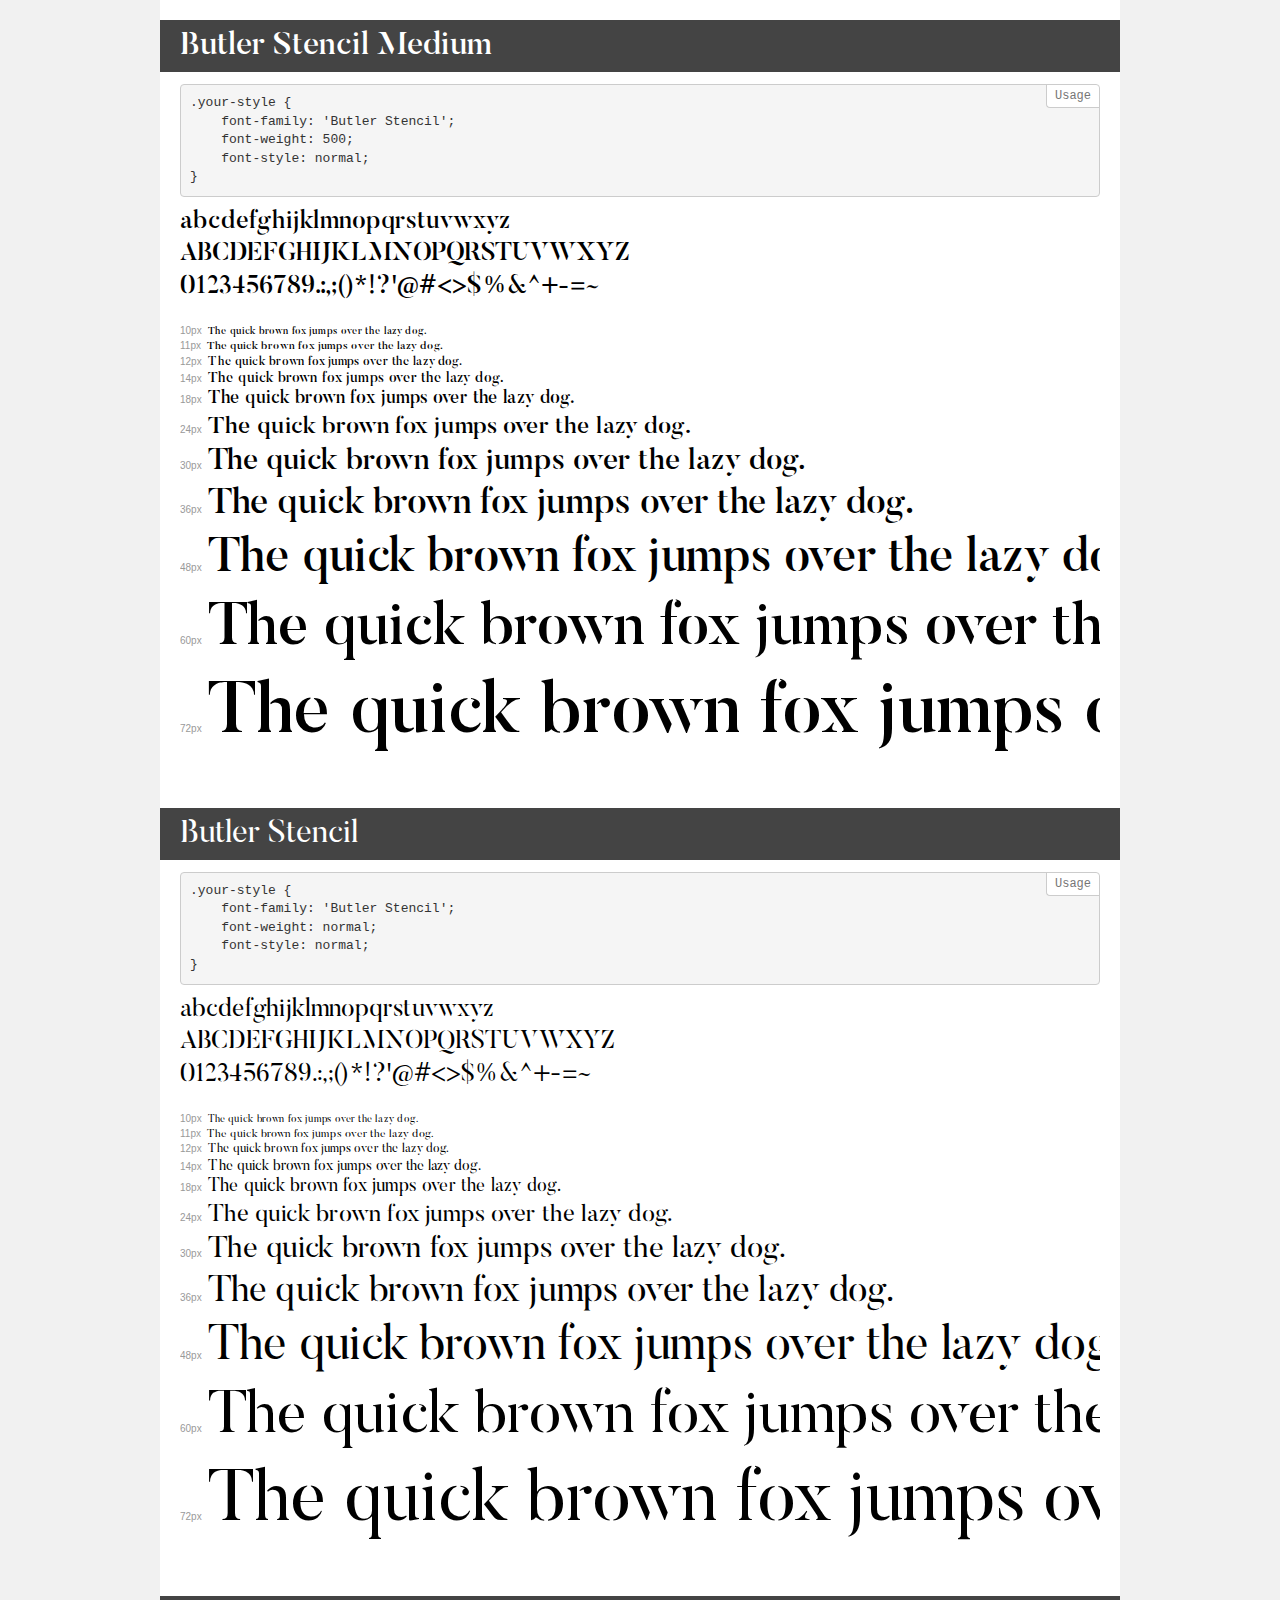
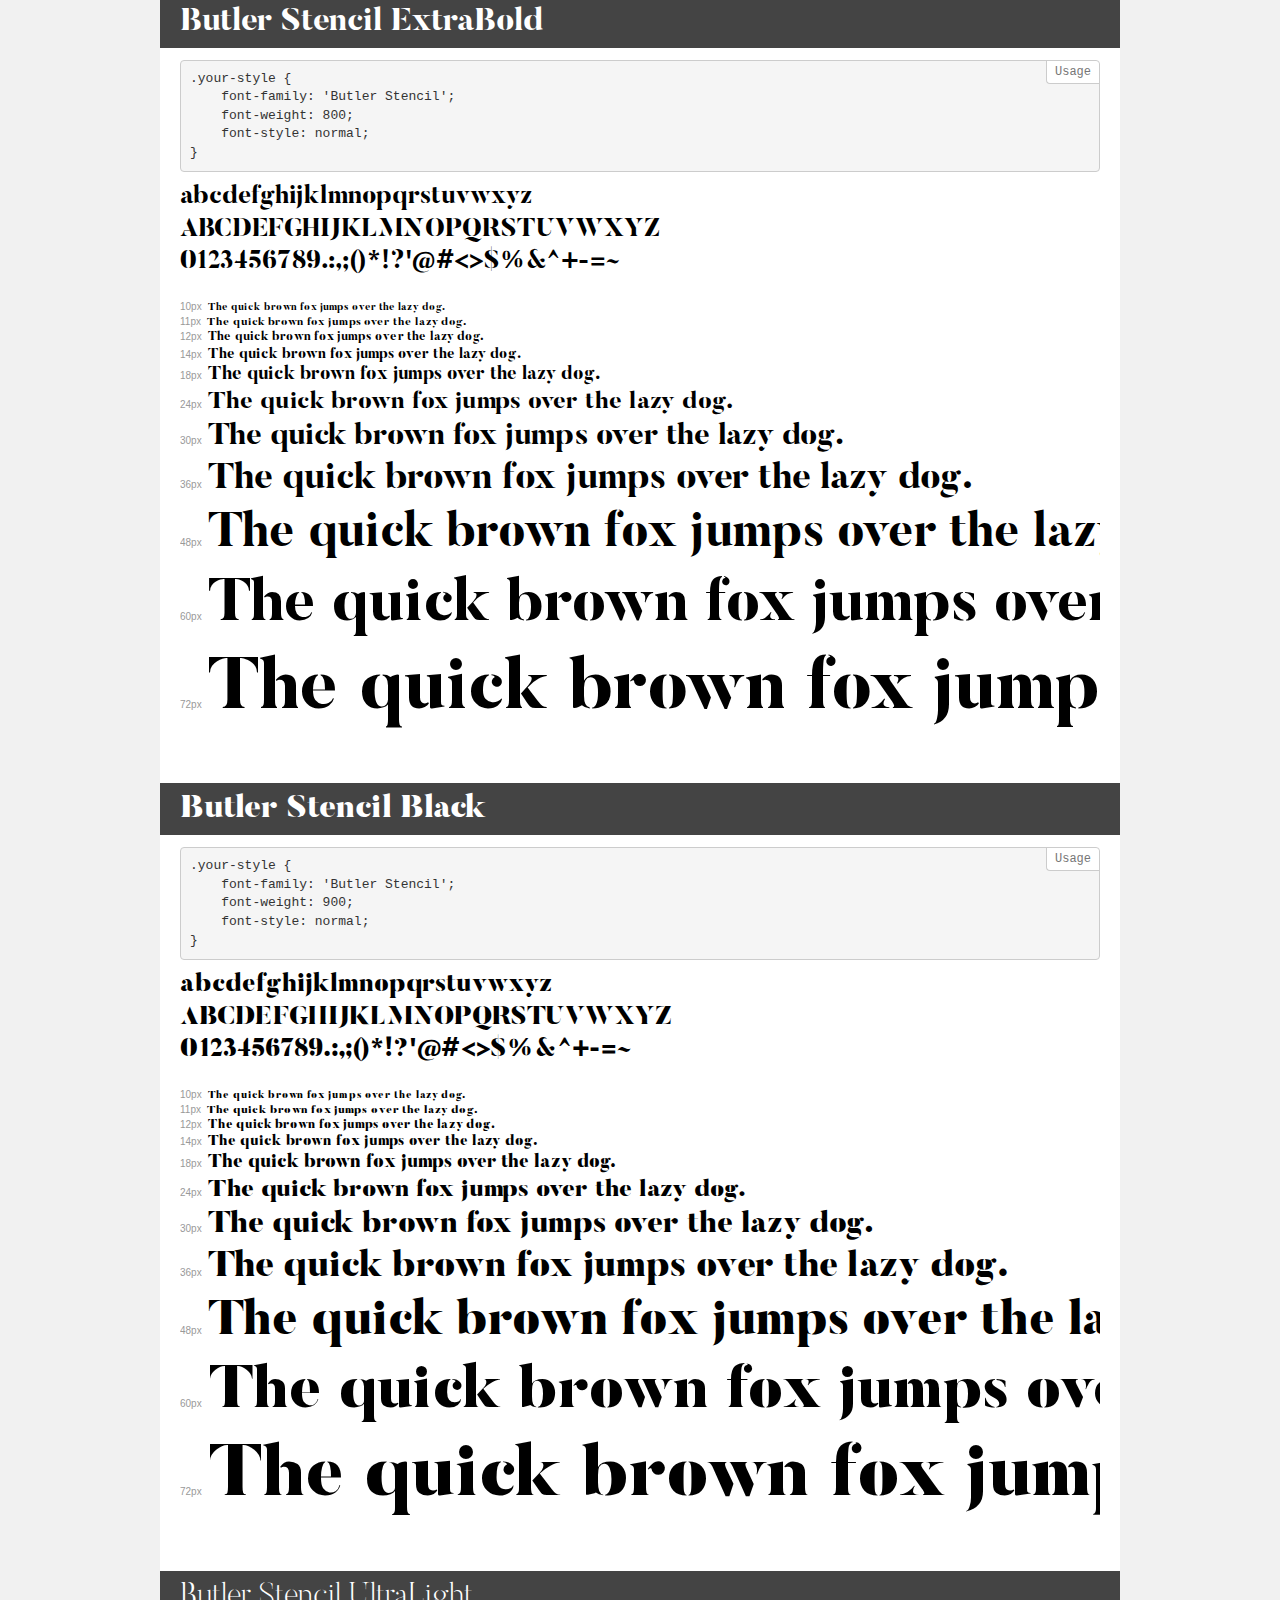
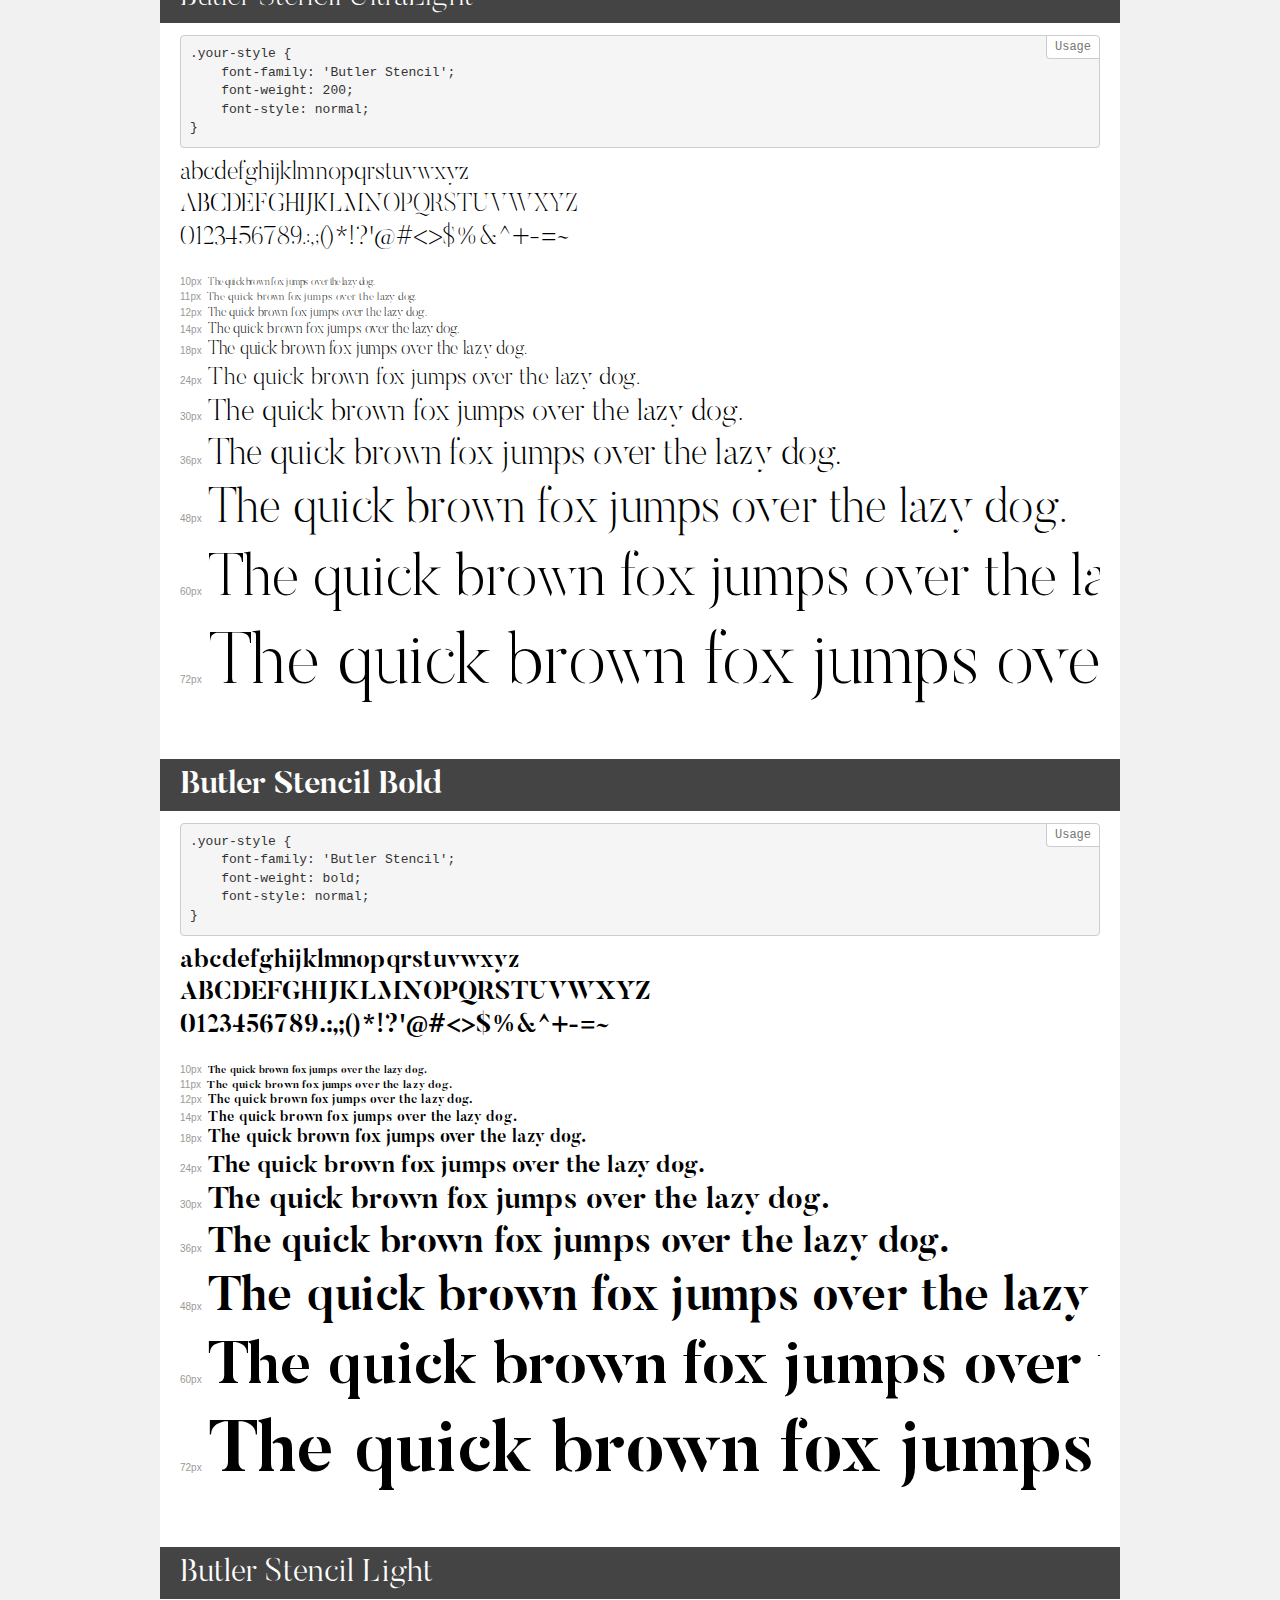
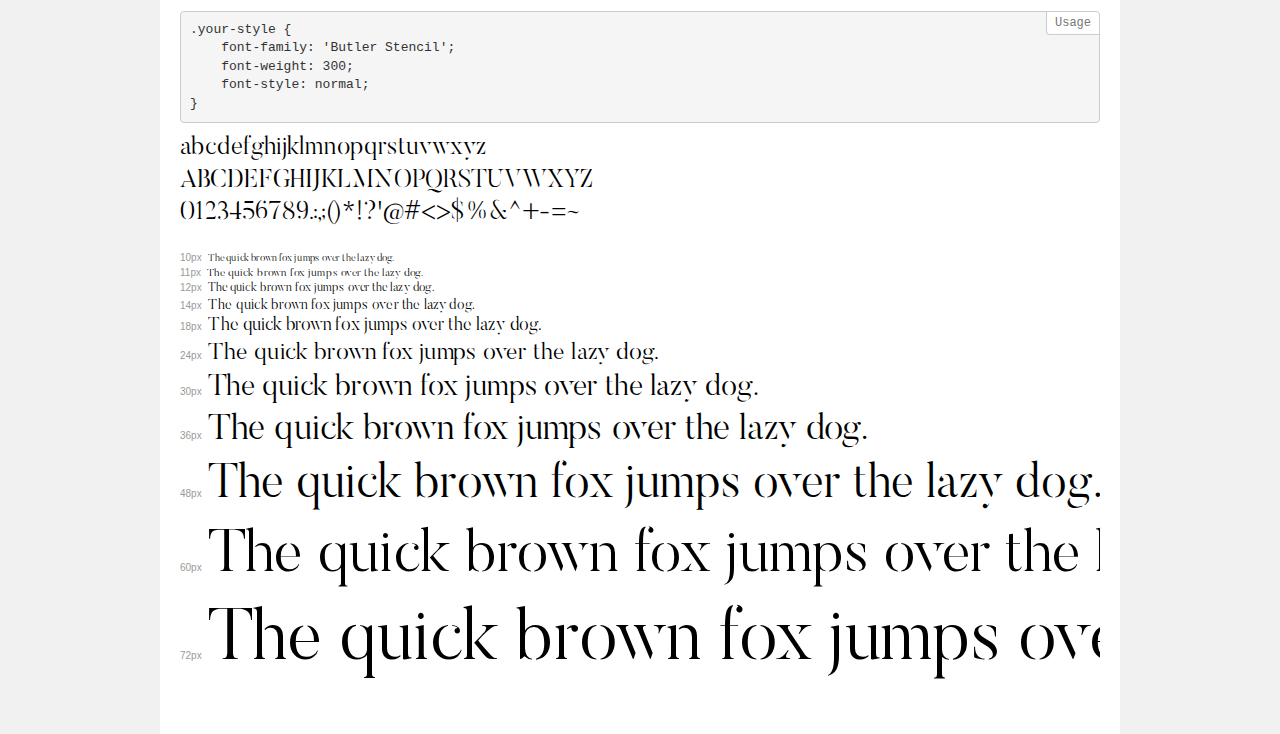
<file: fonts/Butler_Stencil_Webfont/demo.html>
<!DOCTYPE html>
<html>
<head>
    <meta charset="utf-8">
    <meta http-equiv="X-UA-Compatible" content="IE=edge">
    <meta name="viewport" content="width=device-width, initial-scale=1">
    <meta name="robots" content="noindex, noarchive">
    <meta name="format-detection" content="telephone=no">
    <title>Transfonter demo</title>
    <link href="stylesheet.css" rel="stylesheet">
    <style>
        /*
        http://meyerweb.com/eric/tools/css/reset/
        v2.0 | 20110126
        License: none (public domain)
        */
        html, body, div, span, applet, object, iframe,
        h1, h2, h3, h4, h5, h6, p, blockquote, pre,
        a, abbr, acronym, address, big, cite, code,
        del, dfn, em, img, ins, kbd, q, s, samp,
        small, strike, strong, sub, sup, tt, var,
        b, u, i, center,
        dl, dt, dd, ol, ul, li,
        fieldset, form, label, legend,
        table, caption, tbody, tfoot, thead, tr, th, td,
        article, aside, canvas, details, embed,
        figure, figcaption, footer, header, hgroup,
        menu, nav, output, ruby, section, summary,
        time, mark, audio, video {
            margin: 0;
            padding: 0;
            border: 0;
            font-size: 100%;
            font: inherit;
            vertical-align: baseline;
        }
        /* HTML5 display-role reset for older browsers */
        article, aside, details, figcaption, figure,
        footer, header, hgroup, menu, nav, section {
            display: block;
        }
        body {
            line-height: 1;
        }
        ol, ul {
            list-style: none;
        }
        blockquote, q {
            quotes: none;
        }
        blockquote:before, blockquote:after,
        q:before, q:after {
            content: '';
            content: none;
        }
        table {
            border-collapse: collapse;
            border-spacing: 0;
        }
        /* common styles */
        body {
            background: #f1f1f1;
            color: #000;
        }
        .page {
            background: #fff;
            width: 920px;
            margin: 0 auto;
            padding: 20px 20px 0 20px;
            overflow: hidden;
        }
        .font-container {
            overflow-x: auto;
            overflow-y: hidden;
            margin-bottom: 40px;
            line-height: 1.3;
            white-space: nowrap;
            padding-bottom: 5px;
        }
        h1 {
            position: relative;
            background: #444;
            font-size: 32px;
            color: #fff;
            padding: 10px 20px;
            margin: 0 -20px 12px -20px;
        }
        .letters {
            font-size: 25px;
            margin-bottom: 20px;
        }
        .s10:before {
            content: '10px';
        }
        .s11:before {
            content: '11px';
        }
        .s12:before {
            content: '12px';
        }
        .s14:before {
            content: '14px';
        }
        .s18:before {
            content: '18px';
        }
        .s24:before {
            content: '24px';
        }
        .s30:before {
            content: '30px';
        }
        .s36:before {
            content: '36px';
        }
        .s48:before {
            content: '48px';
        }
        .s60:before {
            content: '60px';
        }
        .s72:before {
            content: '72px';
        }
        .s10:before, .s11:before, .s12:before, .s14:before,
        .s18:before, .s24:before, .s30:before, .s36:before,
        .s48:before, .s60:before, .s72:before {
            font-family: Arial, sans-serif;
            font-size: 10px;
            font-weight: normal;
            font-style: normal;
            color: #999;
            padding-right: 6px;
        }
        pre {
            display: block;
            position: relative;
            padding: 9px;
            margin: 0 0 10px;
            font-family: Monaco, Menlo, Consolas, "Courier New", monospace !important;
            font-size: 13px;
            line-height: 1.428571429;
            color: #333;
            font-weight: normal !important;
            font-style: normal !important;
            background-color: #f5f5f5;
            border: 1px solid #ccc;
            overflow-x: auto;
            border-radius: 4px;
        }
        pre:after {
            display: block;
            position: absolute;
            right: 0;
            top: 0;
            content: 'Usage';
            line-height: 1;
            padding: 5px 8px;
            font-size: 12px;
            color: #767676;
            background-color: #fff;
            border: 1px solid #ccc;
            border-right: none;
            border-top: none;
            border-radius: 0 4px 0 4px;
            z-index: 10;
        }
        /* responsive */
        @media (max-width: 959px) {
            .page {
                width: auto;
                margin: 0;
            }
        }
    </style>
</head>
<body>
<div class="page">
    <div class="demo" style="font-family: 'Butler Stencil'; font-weight: 500; font-style: normal;">
        <h1>Butler Stencil Medium</h1>
        <pre>.your-style {
    font-family: 'Butler Stencil';
    font-weight: 500;
    font-style: normal;
}</pre>
        <div class="font-container">
            <p class="letters">
                abcdefghijklmnopqrstuvwxyz<br>
ABCDEFGHIJKLMNOPQRSTUVWXYZ<br>
                0123456789.:,;()*!?'@#<>$%&^+-=~
            </p>
            <p class="s10" style="font-size: 10px;">The quick brown fox jumps over the lazy dog.</p>
            <p class="s11" style="font-size: 11px;">The quick brown fox jumps over the lazy dog.</p>
            <p class="s12" style="font-size: 12px;">The quick brown fox jumps over the lazy dog.</p>
            <p class="s14" style="font-size: 14px;">The quick brown fox jumps over the lazy dog.</p>
            <p class="s18" style="font-size: 18px;">The quick brown fox jumps over the lazy dog.</p>
            <p class="s24" style="font-size: 24px;">The quick brown fox jumps over the lazy dog.</p>
            <p class="s30" style="font-size: 30px;">The quick brown fox jumps over the lazy dog.</p>
            <p class="s36" style="font-size: 36px;">The quick brown fox jumps over the lazy dog.</p>
            <p class="s48" style="font-size: 48px;">The quick brown fox jumps over the lazy dog.</p>
            <p class="s60" style="font-size: 60px;">The quick brown fox jumps over the lazy dog.</p>
            <p class="s72" style="font-size: 72px;">The quick brown fox jumps over the lazy dog.</p>
        </div>
    </div>
    <div class="demo" style="font-family: 'Butler Stencil'; font-weight: normal; font-style: normal;">
        <h1>Butler Stencil</h1>
        <pre>.your-style {
    font-family: 'Butler Stencil';
    font-weight: normal;
    font-style: normal;
}</pre>
        <div class="font-container">
            <p class="letters">
                abcdefghijklmnopqrstuvwxyz<br>
ABCDEFGHIJKLMNOPQRSTUVWXYZ<br>
                0123456789.:,;()*!?'@#<>$%&^+-=~
            </p>
            <p class="s10" style="font-size: 10px;">The quick brown fox jumps over the lazy dog.</p>
            <p class="s11" style="font-size: 11px;">The quick brown fox jumps over the lazy dog.</p>
            <p class="s12" style="font-size: 12px;">The quick brown fox jumps over the lazy dog.</p>
            <p class="s14" style="font-size: 14px;">The quick brown fox jumps over the lazy dog.</p>
            <p class="s18" style="font-size: 18px;">The quick brown fox jumps over the lazy dog.</p>
            <p class="s24" style="font-size: 24px;">The quick brown fox jumps over the lazy dog.</p>
            <p class="s30" style="font-size: 30px;">The quick brown fox jumps over the lazy dog.</p>
            <p class="s36" style="font-size: 36px;">The quick brown fox jumps over the lazy dog.</p>
            <p class="s48" style="font-size: 48px;">The quick brown fox jumps over the lazy dog.</p>
            <p class="s60" style="font-size: 60px;">The quick brown fox jumps over the lazy dog.</p>
            <p class="s72" style="font-size: 72px;">The quick brown fox jumps over the lazy dog.</p>
        </div>
    </div>
    <div class="demo" style="font-family: 'Butler Stencil'; font-weight: 800; font-style: normal;">
        <h1>Butler Stencil ExtraBold</h1>
        <pre>.your-style {
    font-family: 'Butler Stencil';
    font-weight: 800;
    font-style: normal;
}</pre>
        <div class="font-container">
            <p class="letters">
                abcdefghijklmnopqrstuvwxyz<br>
ABCDEFGHIJKLMNOPQRSTUVWXYZ<br>
                0123456789.:,;()*!?'@#<>$%&^+-=~
            </p>
            <p class="s10" style="font-size: 10px;">The quick brown fox jumps over the lazy dog.</p>
            <p class="s11" style="font-size: 11px;">The quick brown fox jumps over the lazy dog.</p>
            <p class="s12" style="font-size: 12px;">The quick brown fox jumps over the lazy dog.</p>
            <p class="s14" style="font-size: 14px;">The quick brown fox jumps over the lazy dog.</p>
            <p class="s18" style="font-size: 18px;">The quick brown fox jumps over the lazy dog.</p>
            <p class="s24" style="font-size: 24px;">The quick brown fox jumps over the lazy dog.</p>
            <p class="s30" style="font-size: 30px;">The quick brown fox jumps over the lazy dog.</p>
            <p class="s36" style="font-size: 36px;">The quick brown fox jumps over the lazy dog.</p>
            <p class="s48" style="font-size: 48px;">The quick brown fox jumps over the lazy dog.</p>
            <p class="s60" style="font-size: 60px;">The quick brown fox jumps over the lazy dog.</p>
            <p class="s72" style="font-size: 72px;">The quick brown fox jumps over the lazy dog.</p>
        </div>
    </div>
    <div class="demo" style="font-family: 'Butler Stencil'; font-weight: 900; font-style: normal;">
        <h1>Butler Stencil Black</h1>
        <pre>.your-style {
    font-family: 'Butler Stencil';
    font-weight: 900;
    font-style: normal;
}</pre>
        <div class="font-container">
            <p class="letters">
                abcdefghijklmnopqrstuvwxyz<br>
ABCDEFGHIJKLMNOPQRSTUVWXYZ<br>
                0123456789.:,;()*!?'@#<>$%&^+-=~
            </p>
            <p class="s10" style="font-size: 10px;">The quick brown fox jumps over the lazy dog.</p>
            <p class="s11" style="font-size: 11px;">The quick brown fox jumps over the lazy dog.</p>
            <p class="s12" style="font-size: 12px;">The quick brown fox jumps over the lazy dog.</p>
            <p class="s14" style="font-size: 14px;">The quick brown fox jumps over the lazy dog.</p>
            <p class="s18" style="font-size: 18px;">The quick brown fox jumps over the lazy dog.</p>
            <p class="s24" style="font-size: 24px;">The quick brown fox jumps over the lazy dog.</p>
            <p class="s30" style="font-size: 30px;">The quick brown fox jumps over the lazy dog.</p>
            <p class="s36" style="font-size: 36px;">The quick brown fox jumps over the lazy dog.</p>
            <p class="s48" style="font-size: 48px;">The quick brown fox jumps over the lazy dog.</p>
            <p class="s60" style="font-size: 60px;">The quick brown fox jumps over the lazy dog.</p>
            <p class="s72" style="font-size: 72px;">The quick brown fox jumps over the lazy dog.</p>
        </div>
    </div>
    <div class="demo" style="font-family: 'Butler Stencil'; font-weight: 200; font-style: normal;">
        <h1>Butler Stencil UltraLight</h1>
        <pre>.your-style {
    font-family: 'Butler Stencil';
    font-weight: 200;
    font-style: normal;
}</pre>
        <div class="font-container">
            <p class="letters">
                abcdefghijklmnopqrstuvwxyz<br>
ABCDEFGHIJKLMNOPQRSTUVWXYZ<br>
                0123456789.:,;()*!?'@#<>$%&^+-=~
            </p>
            <p class="s10" style="font-size: 10px;">The quick brown fox jumps over the lazy dog.</p>
            <p class="s11" style="font-size: 11px;">The quick brown fox jumps over the lazy dog.</p>
            <p class="s12" style="font-size: 12px;">The quick brown fox jumps over the lazy dog.</p>
            <p class="s14" style="font-size: 14px;">The quick brown fox jumps over the lazy dog.</p>
            <p class="s18" style="font-size: 18px;">The quick brown fox jumps over the lazy dog.</p>
            <p class="s24" style="font-size: 24px;">The quick brown fox jumps over the lazy dog.</p>
            <p class="s30" style="font-size: 30px;">The quick brown fox jumps over the lazy dog.</p>
            <p class="s36" style="font-size: 36px;">The quick brown fox jumps over the lazy dog.</p>
            <p class="s48" style="font-size: 48px;">The quick brown fox jumps over the lazy dog.</p>
            <p class="s60" style="font-size: 60px;">The quick brown fox jumps over the lazy dog.</p>
            <p class="s72" style="font-size: 72px;">The quick brown fox jumps over the lazy dog.</p>
        </div>
    </div>
    <div class="demo" style="font-family: 'Butler Stencil'; font-weight: bold; font-style: normal;">
        <h1>Butler Stencil Bold</h1>
        <pre>.your-style {
    font-family: 'Butler Stencil';
    font-weight: bold;
    font-style: normal;
}</pre>
        <div class="font-container">
            <p class="letters">
                abcdefghijklmnopqrstuvwxyz<br>
ABCDEFGHIJKLMNOPQRSTUVWXYZ<br>
                0123456789.:,;()*!?'@#<>$%&^+-=~
            </p>
            <p class="s10" style="font-size: 10px;">The quick brown fox jumps over the lazy dog.</p>
            <p class="s11" style="font-size: 11px;">The quick brown fox jumps over the lazy dog.</p>
            <p class="s12" style="font-size: 12px;">The quick brown fox jumps over the lazy dog.</p>
            <p class="s14" style="font-size: 14px;">The quick brown fox jumps over the lazy dog.</p>
            <p class="s18" style="font-size: 18px;">The quick brown fox jumps over the lazy dog.</p>
            <p class="s24" style="font-size: 24px;">The quick brown fox jumps over the lazy dog.</p>
            <p class="s30" style="font-size: 30px;">The quick brown fox jumps over the lazy dog.</p>
            <p class="s36" style="font-size: 36px;">The quick brown fox jumps over the lazy dog.</p>
            <p class="s48" style="font-size: 48px;">The quick brown fox jumps over the lazy dog.</p>
            <p class="s60" style="font-size: 60px;">The quick brown fox jumps over the lazy dog.</p>
            <p class="s72" style="font-size: 72px;">The quick brown fox jumps over the lazy dog.</p>
        </div>
    </div>
    <div class="demo" style="font-family: 'Butler Stencil'; font-weight: 300; font-style: normal;">
        <h1>Butler Stencil Light</h1>
        <pre>.your-style {
    font-family: 'Butler Stencil';
    font-weight: 300;
    font-style: normal;
}</pre>
        <div class="font-container">
            <p class="letters">
                abcdefghijklmnopqrstuvwxyz<br>
ABCDEFGHIJKLMNOPQRSTUVWXYZ<br>
                0123456789.:,;()*!?'@#<>$%&^+-=~
            </p>
            <p class="s10" style="font-size: 10px;">The quick brown fox jumps over the lazy dog.</p>
            <p class="s11" style="font-size: 11px;">The quick brown fox jumps over the lazy dog.</p>
            <p class="s12" style="font-size: 12px;">The quick brown fox jumps over the lazy dog.</p>
            <p class="s14" style="font-size: 14px;">The quick brown fox jumps over the lazy dog.</p>
            <p class="s18" style="font-size: 18px;">The quick brown fox jumps over the lazy dog.</p>
            <p class="s24" style="font-size: 24px;">The quick brown fox jumps over the lazy dog.</p>
            <p class="s30" style="font-size: 30px;">The quick brown fox jumps over the lazy dog.</p>
            <p class="s36" style="font-size: 36px;">The quick brown fox jumps over the lazy dog.</p>
            <p class="s48" style="font-size: 48px;">The quick brown fox jumps over the lazy dog.</p>
            <p class="s60" style="font-size: 60px;">The quick brown fox jumps over the lazy dog.</p>
            <p class="s72" style="font-size: 72px;">The quick brown fox jumps over the lazy dog.</p>
        </div>
    </div>
</div>
</body>
</html>
</file>
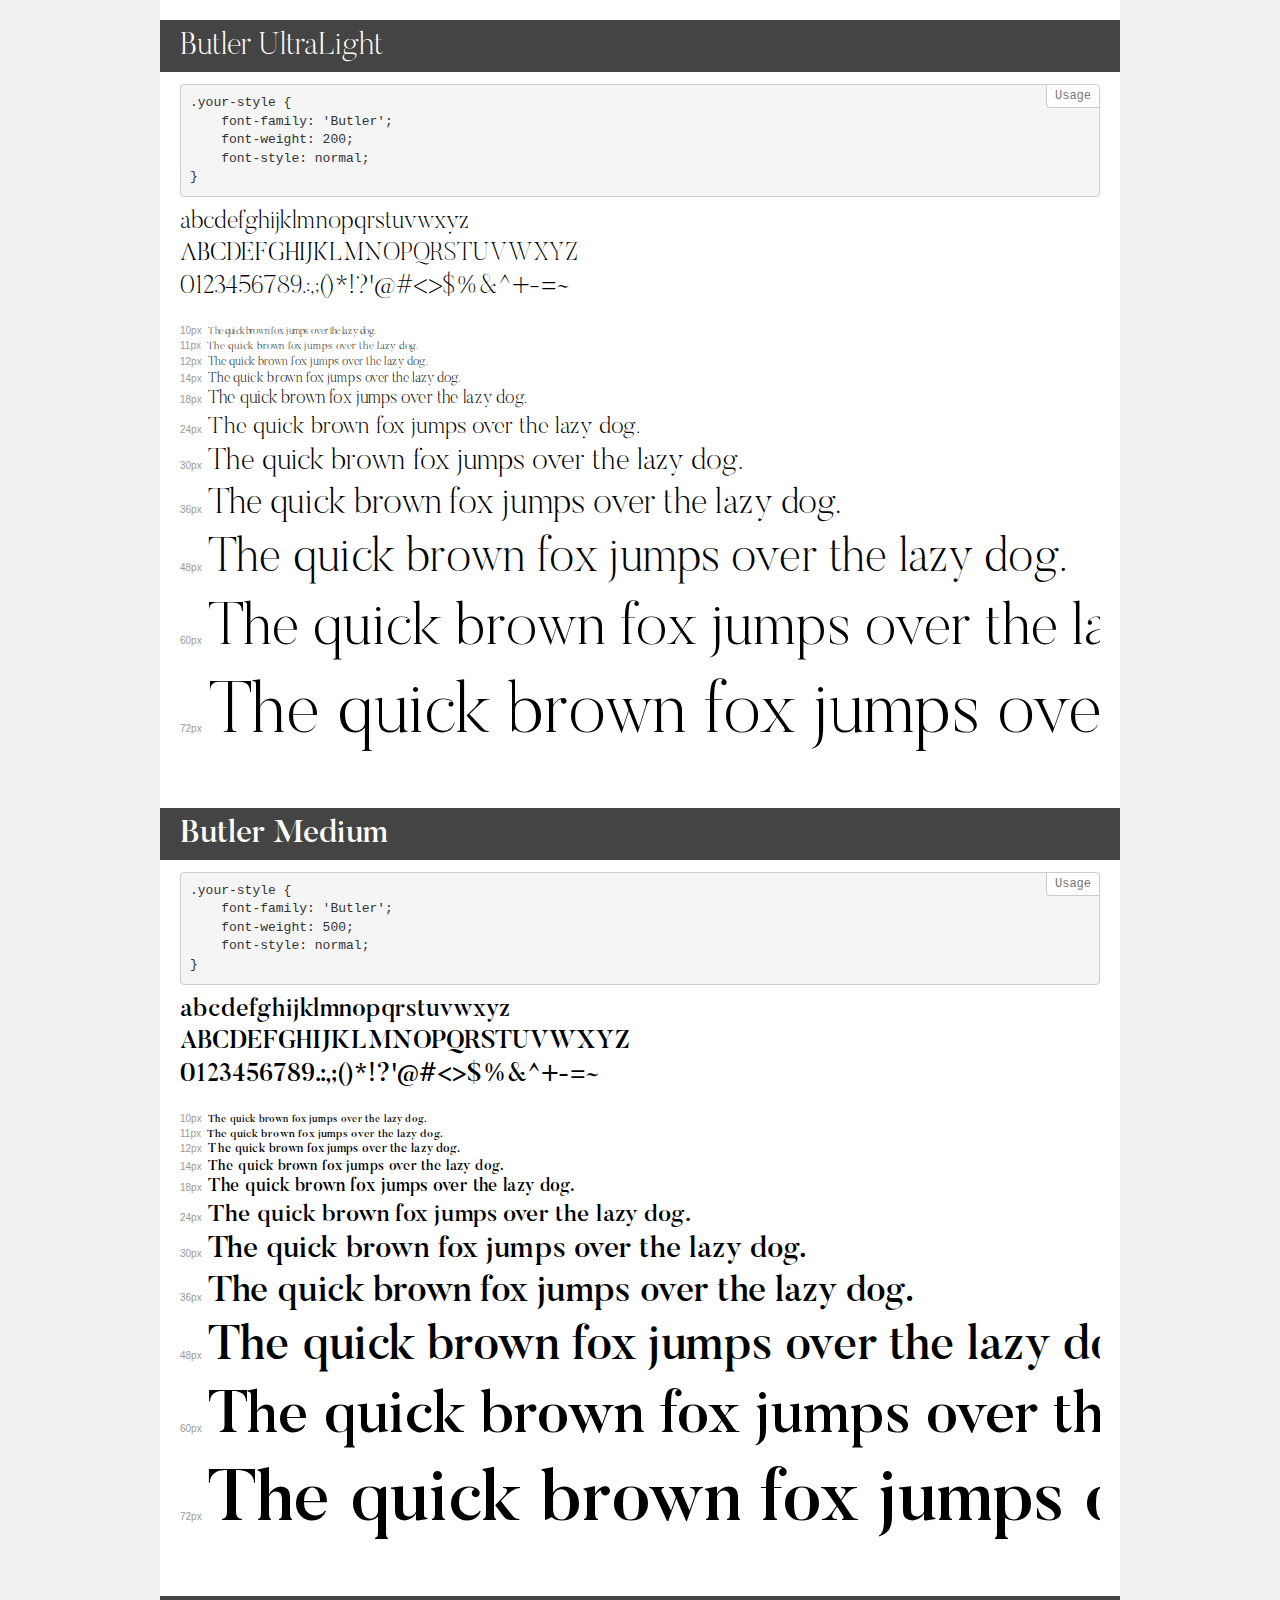
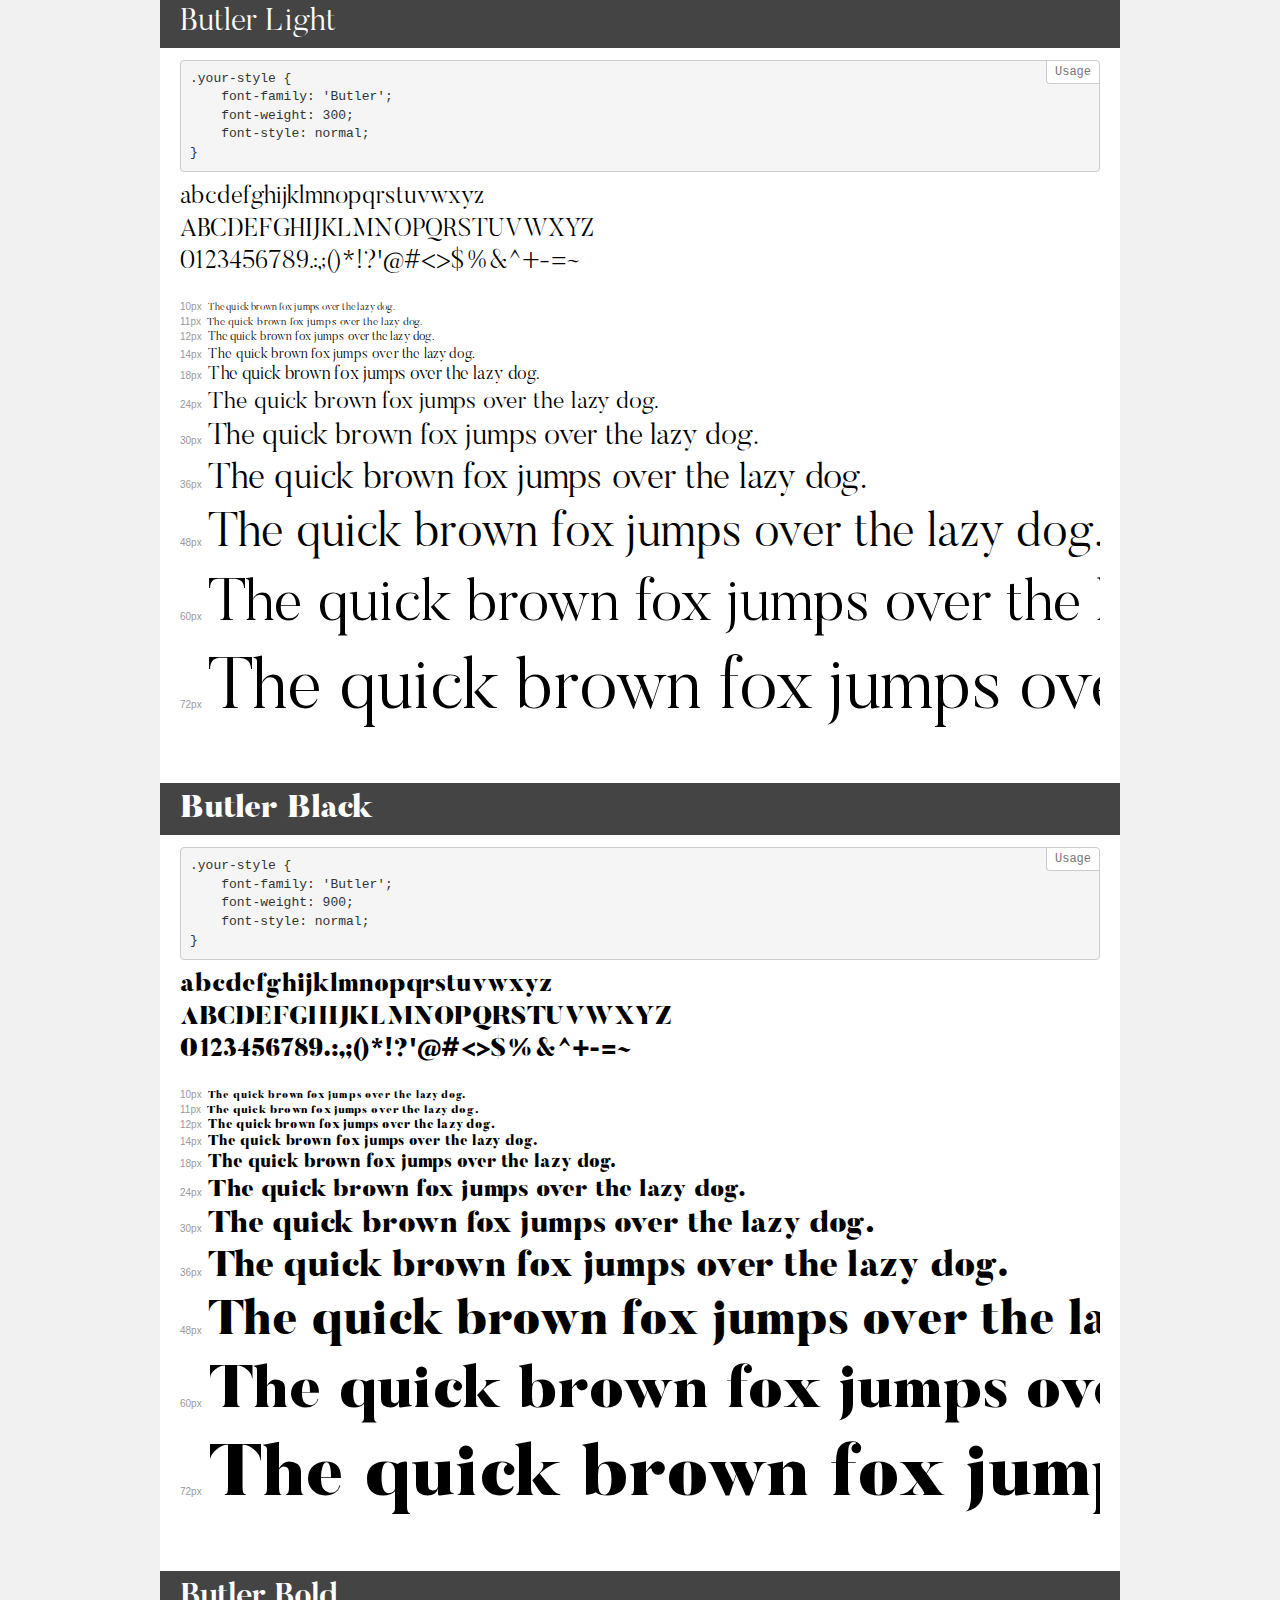
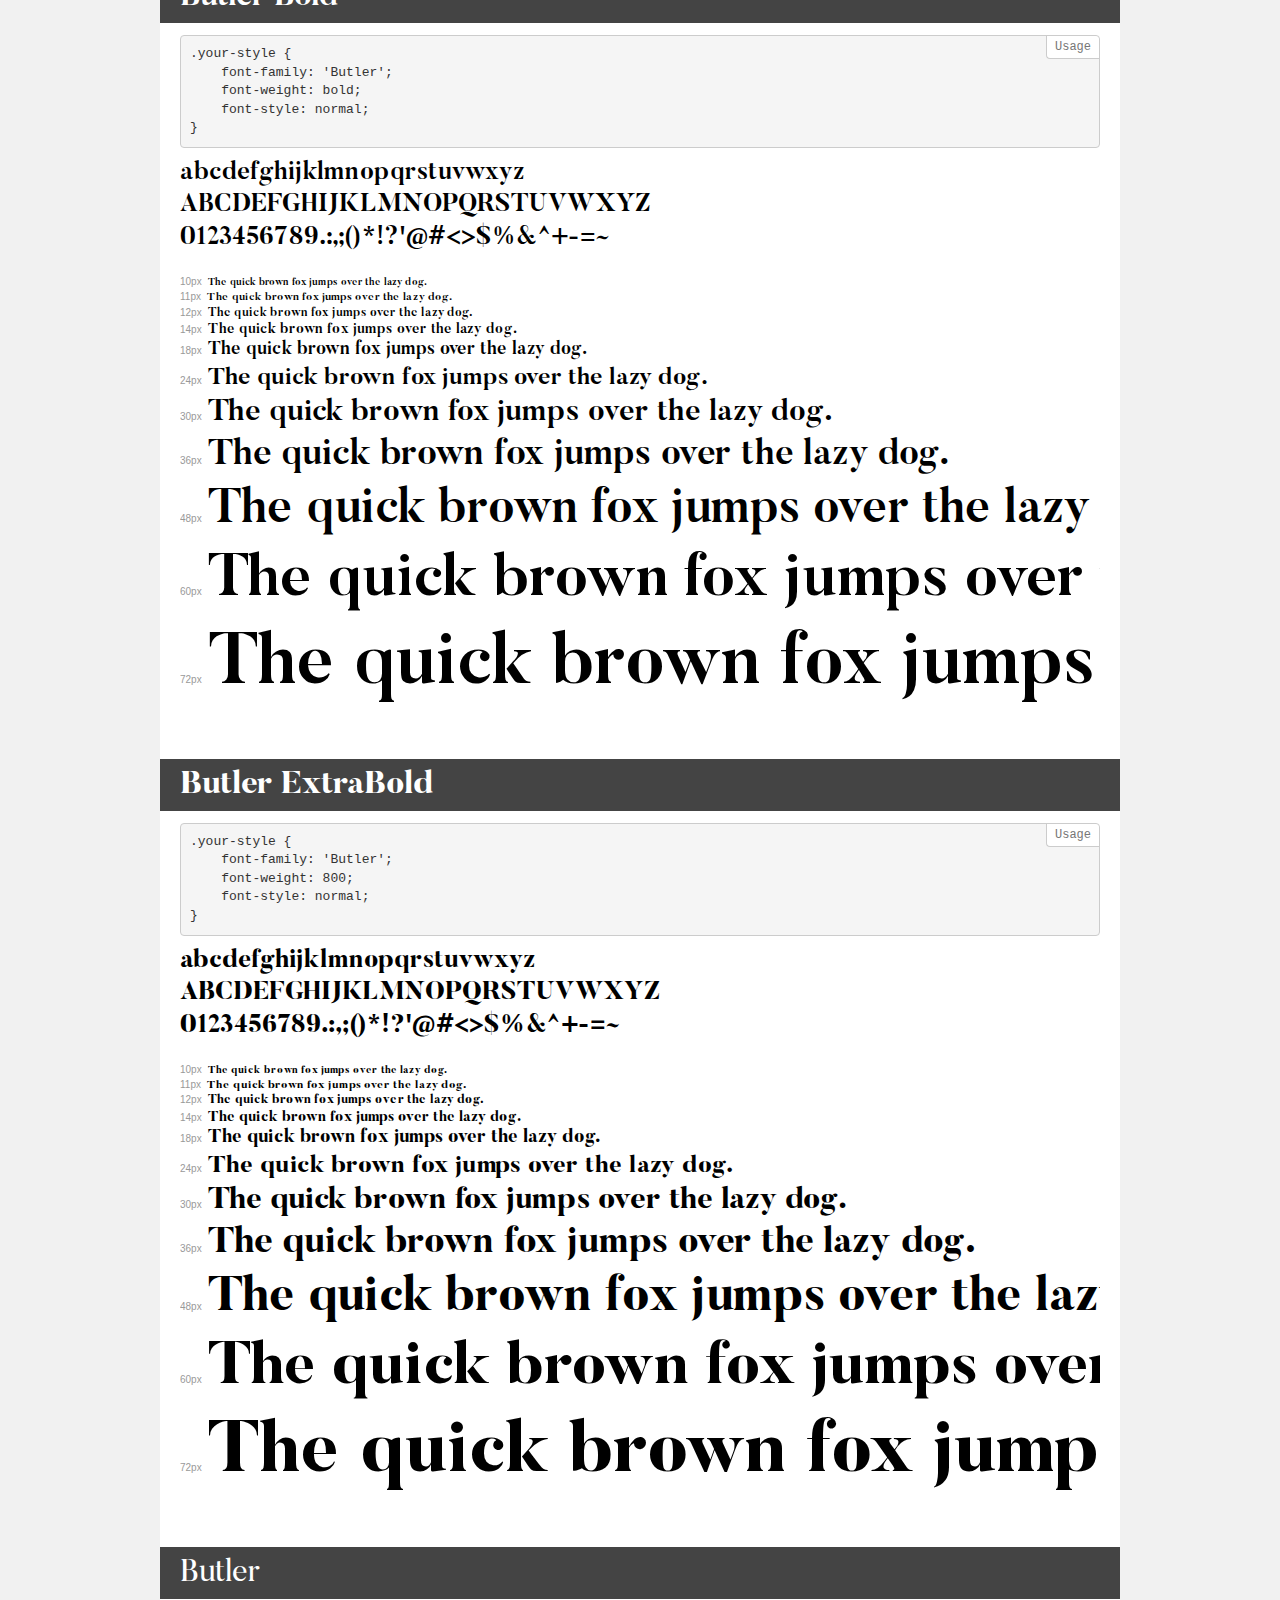
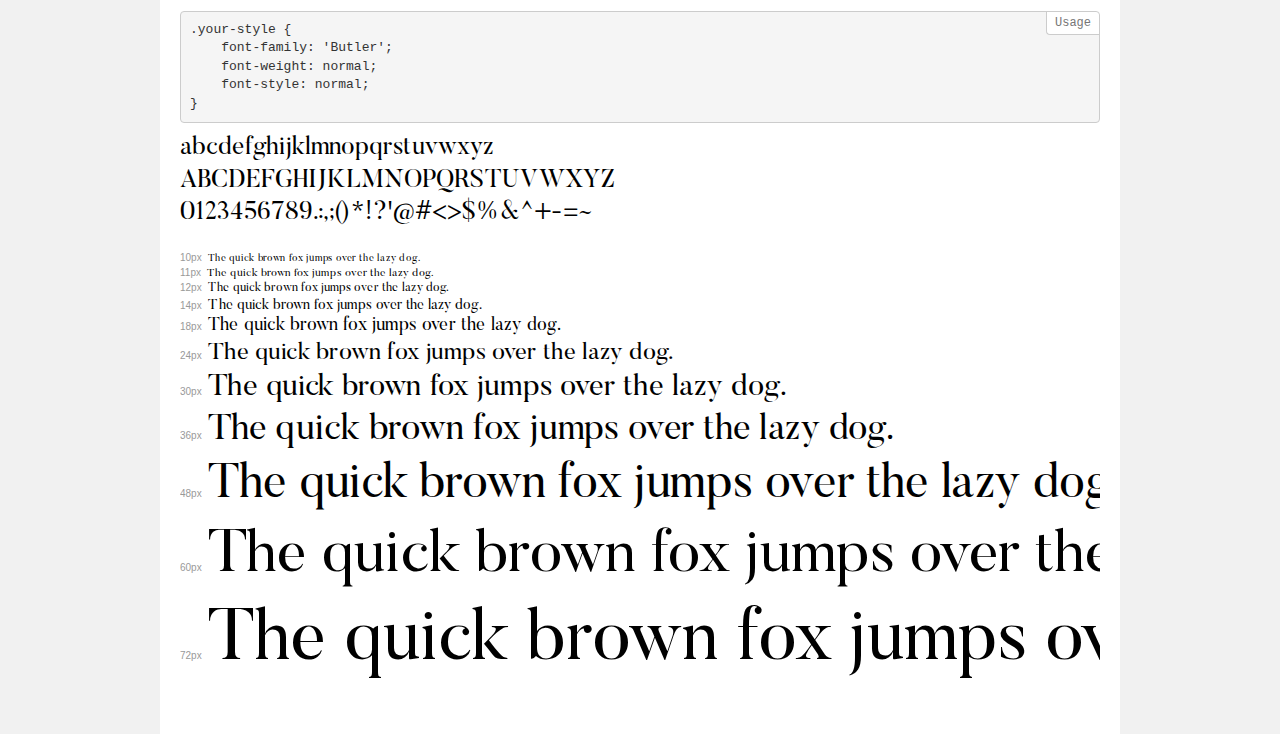
<file: fonts/Butler_Webfont/demo.html>
<!DOCTYPE html>
<html>
<head>
    <meta charset="utf-8">
    <meta http-equiv="X-UA-Compatible" content="IE=edge">
    <meta name="viewport" content="width=device-width, initial-scale=1">
    <meta name="robots" content="noindex, noarchive">
    <meta name="format-detection" content="telephone=no">
    <title>Transfonter demo</title>
    <link href="stylesheet.css" rel="stylesheet">
    <style>
        /*
        http://meyerweb.com/eric/tools/css/reset/
        v2.0 | 20110126
        License: none (public domain)
        */
        html, body, div, span, applet, object, iframe,
        h1, h2, h3, h4, h5, h6, p, blockquote, pre,
        a, abbr, acronym, address, big, cite, code,
        del, dfn, em, img, ins, kbd, q, s, samp,
        small, strike, strong, sub, sup, tt, var,
        b, u, i, center,
        dl, dt, dd, ol, ul, li,
        fieldset, form, label, legend,
        table, caption, tbody, tfoot, thead, tr, th, td,
        article, aside, canvas, details, embed,
        figure, figcaption, footer, header, hgroup,
        menu, nav, output, ruby, section, summary,
        time, mark, audio, video {
            margin: 0;
            padding: 0;
            border: 0;
            font-size: 100%;
            font: inherit;
            vertical-align: baseline;
        }
        /* HTML5 display-role reset for older browsers */
        article, aside, details, figcaption, figure,
        footer, header, hgroup, menu, nav, section {
            display: block;
        }
        body {
            line-height: 1;
        }
        ol, ul {
            list-style: none;
        }
        blockquote, q {
            quotes: none;
        }
        blockquote:before, blockquote:after,
        q:before, q:after {
            content: '';
            content: none;
        }
        table {
            border-collapse: collapse;
            border-spacing: 0;
        }
        /* common styles */
        body {
            background: #f1f1f1;
            color: #000;
        }
        .page {
            background: #fff;
            width: 920px;
            margin: 0 auto;
            padding: 20px 20px 0 20px;
            overflow: hidden;
        }
        .font-container {
            overflow-x: auto;
            overflow-y: hidden;
            margin-bottom: 40px;
            line-height: 1.3;
            white-space: nowrap;
            padding-bottom: 5px;
        }
        h1 {
            position: relative;
            background: #444;
            font-size: 32px;
            color: #fff;
            padding: 10px 20px;
            margin: 0 -20px 12px -20px;
        }
        .letters {
            font-size: 25px;
            margin-bottom: 20px;
        }
        .s10:before {
            content: '10px';
        }
        .s11:before {
            content: '11px';
        }
        .s12:before {
            content: '12px';
        }
        .s14:before {
            content: '14px';
        }
        .s18:before {
            content: '18px';
        }
        .s24:before {
            content: '24px';
        }
        .s30:before {
            content: '30px';
        }
        .s36:before {
            content: '36px';
        }
        .s48:before {
            content: '48px';
        }
        .s60:before {
            content: '60px';
        }
        .s72:before {
            content: '72px';
        }
        .s10:before, .s11:before, .s12:before, .s14:before,
        .s18:before, .s24:before, .s30:before, .s36:before,
        .s48:before, .s60:before, .s72:before {
            font-family: Arial, sans-serif;
            font-size: 10px;
            font-weight: normal;
            font-style: normal;
            color: #999;
            padding-right: 6px;
        }
        pre {
            display: block;
            position: relative;
            padding: 9px;
            margin: 0 0 10px;
            font-family: Monaco, Menlo, Consolas, "Courier New", monospace !important;
            font-size: 13px;
            line-height: 1.428571429;
            color: #333;
            font-weight: normal !important;
            font-style: normal !important;
            background-color: #f5f5f5;
            border: 1px solid #ccc;
            overflow-x: auto;
            border-radius: 4px;
        }
        pre:after {
            display: block;
            position: absolute;
            right: 0;
            top: 0;
            content: 'Usage';
            line-height: 1;
            padding: 5px 8px;
            font-size: 12px;
            color: #767676;
            background-color: #fff;
            border: 1px solid #ccc;
            border-right: none;
            border-top: none;
            border-radius: 0 4px 0 4px;
            z-index: 10;
        }
        /* responsive */
        @media (max-width: 959px) {
            .page {
                width: auto;
                margin: 0;
            }
        }
    </style>
</head>
<body>
<div class="page">
    <div class="demo" style="font-family: 'Butler'; font-weight: 200; font-style: normal;">
        <h1>Butler UltraLight</h1>
        <pre>.your-style {
    font-family: 'Butler';
    font-weight: 200;
    font-style: normal;
}</pre>
        <div class="font-container">
            <p class="letters">
                abcdefghijklmnopqrstuvwxyz<br>
ABCDEFGHIJKLMNOPQRSTUVWXYZ<br>
                0123456789.:,;()*!?'@#<>$%&^+-=~
            </p>
            <p class="s10" style="font-size: 10px;">The quick brown fox jumps over the lazy dog.</p>
            <p class="s11" style="font-size: 11px;">The quick brown fox jumps over the lazy dog.</p>
            <p class="s12" style="font-size: 12px;">The quick brown fox jumps over the lazy dog.</p>
            <p class="s14" style="font-size: 14px;">The quick brown fox jumps over the lazy dog.</p>
            <p class="s18" style="font-size: 18px;">The quick brown fox jumps over the lazy dog.</p>
            <p class="s24" style="font-size: 24px;">The quick brown fox jumps over the lazy dog.</p>
            <p class="s30" style="font-size: 30px;">The quick brown fox jumps over the lazy dog.</p>
            <p class="s36" style="font-size: 36px;">The quick brown fox jumps over the lazy dog.</p>
            <p class="s48" style="font-size: 48px;">The quick brown fox jumps over the lazy dog.</p>
            <p class="s60" style="font-size: 60px;">The quick brown fox jumps over the lazy dog.</p>
            <p class="s72" style="font-size: 72px;">The quick brown fox jumps over the lazy dog.</p>
        </div>
    </div>
    <div class="demo" style="font-family: 'Butler'; font-weight: 500; font-style: normal;">
        <h1>Butler Medium</h1>
        <pre>.your-style {
    font-family: 'Butler';
    font-weight: 500;
    font-style: normal;
}</pre>
        <div class="font-container">
            <p class="letters">
                abcdefghijklmnopqrstuvwxyz<br>
ABCDEFGHIJKLMNOPQRSTUVWXYZ<br>
                0123456789.:,;()*!?'@#<>$%&^+-=~
            </p>
            <p class="s10" style="font-size: 10px;">The quick brown fox jumps over the lazy dog.</p>
            <p class="s11" style="font-size: 11px;">The quick brown fox jumps over the lazy dog.</p>
            <p class="s12" style="font-size: 12px;">The quick brown fox jumps over the lazy dog.</p>
            <p class="s14" style="font-size: 14px;">The quick brown fox jumps over the lazy dog.</p>
            <p class="s18" style="font-size: 18px;">The quick brown fox jumps over the lazy dog.</p>
            <p class="s24" style="font-size: 24px;">The quick brown fox jumps over the lazy dog.</p>
            <p class="s30" style="font-size: 30px;">The quick brown fox jumps over the lazy dog.</p>
            <p class="s36" style="font-size: 36px;">The quick brown fox jumps over the lazy dog.</p>
            <p class="s48" style="font-size: 48px;">The quick brown fox jumps over the lazy dog.</p>
            <p class="s60" style="font-size: 60px;">The quick brown fox jumps over the lazy dog.</p>
            <p class="s72" style="font-size: 72px;">The quick brown fox jumps over the lazy dog.</p>
        </div>
    </div>
    <div class="demo" style="font-family: 'Butler'; font-weight: 300; font-style: normal;">
        <h1>Butler Light</h1>
        <pre>.your-style {
    font-family: 'Butler';
    font-weight: 300;
    font-style: normal;
}</pre>
        <div class="font-container">
            <p class="letters">
                abcdefghijklmnopqrstuvwxyz<br>
ABCDEFGHIJKLMNOPQRSTUVWXYZ<br>
                0123456789.:,;()*!?'@#<>$%&^+-=~
            </p>
            <p class="s10" style="font-size: 10px;">The quick brown fox jumps over the lazy dog.</p>
            <p class="s11" style="font-size: 11px;">The quick brown fox jumps over the lazy dog.</p>
            <p class="s12" style="font-size: 12px;">The quick brown fox jumps over the lazy dog.</p>
            <p class="s14" style="font-size: 14px;">The quick brown fox jumps over the lazy dog.</p>
            <p class="s18" style="font-size: 18px;">The quick brown fox jumps over the lazy dog.</p>
            <p class="s24" style="font-size: 24px;">The quick brown fox jumps over the lazy dog.</p>
            <p class="s30" style="font-size: 30px;">The quick brown fox jumps over the lazy dog.</p>
            <p class="s36" style="font-size: 36px;">The quick brown fox jumps over the lazy dog.</p>
            <p class="s48" style="font-size: 48px;">The quick brown fox jumps over the lazy dog.</p>
            <p class="s60" style="font-size: 60px;">The quick brown fox jumps over the lazy dog.</p>
            <p class="s72" style="font-size: 72px;">The quick brown fox jumps over the lazy dog.</p>
        </div>
    </div>
    <div class="demo" style="font-family: 'Butler'; font-weight: 900; font-style: normal;">
        <h1>Butler Black</h1>
        <pre>.your-style {
    font-family: 'Butler';
    font-weight: 900;
    font-style: normal;
}</pre>
        <div class="font-container">
            <p class="letters">
                abcdefghijklmnopqrstuvwxyz<br>
ABCDEFGHIJKLMNOPQRSTUVWXYZ<br>
                0123456789.:,;()*!?'@#<>$%&^+-=~
            </p>
            <p class="s10" style="font-size: 10px;">The quick brown fox jumps over the lazy dog.</p>
            <p class="s11" style="font-size: 11px;">The quick brown fox jumps over the lazy dog.</p>
            <p class="s12" style="font-size: 12px;">The quick brown fox jumps over the lazy dog.</p>
            <p class="s14" style="font-size: 14px;">The quick brown fox jumps over the lazy dog.</p>
            <p class="s18" style="font-size: 18px;">The quick brown fox jumps over the lazy dog.</p>
            <p class="s24" style="font-size: 24px;">The quick brown fox jumps over the lazy dog.</p>
            <p class="s30" style="font-size: 30px;">The quick brown fox jumps over the lazy dog.</p>
            <p class="s36" style="font-size: 36px;">The quick brown fox jumps over the lazy dog.</p>
            <p class="s48" style="font-size: 48px;">The quick brown fox jumps over the lazy dog.</p>
            <p class="s60" style="font-size: 60px;">The quick brown fox jumps over the lazy dog.</p>
            <p class="s72" style="font-size: 72px;">The quick brown fox jumps over the lazy dog.</p>
        </div>
    </div>
    <div class="demo" style="font-family: 'Butler'; font-weight: bold; font-style: normal;">
        <h1>Butler Bold</h1>
        <pre>.your-style {
    font-family: 'Butler';
    font-weight: bold;
    font-style: normal;
}</pre>
        <div class="font-container">
            <p class="letters">
                abcdefghijklmnopqrstuvwxyz<br>
ABCDEFGHIJKLMNOPQRSTUVWXYZ<br>
                0123456789.:,;()*!?'@#<>$%&^+-=~
            </p>
            <p class="s10" style="font-size: 10px;">The quick brown fox jumps over the lazy dog.</p>
            <p class="s11" style="font-size: 11px;">The quick brown fox jumps over the lazy dog.</p>
            <p class="s12" style="font-size: 12px;">The quick brown fox jumps over the lazy dog.</p>
            <p class="s14" style="font-size: 14px;">The quick brown fox jumps over the lazy dog.</p>
            <p class="s18" style="font-size: 18px;">The quick brown fox jumps over the lazy dog.</p>
            <p class="s24" style="font-size: 24px;">The quick brown fox jumps over the lazy dog.</p>
            <p class="s30" style="font-size: 30px;">The quick brown fox jumps over the lazy dog.</p>
            <p class="s36" style="font-size: 36px;">The quick brown fox jumps over the lazy dog.</p>
            <p class="s48" style="font-size: 48px;">The quick brown fox jumps over the lazy dog.</p>
            <p class="s60" style="font-size: 60px;">The quick brown fox jumps over the lazy dog.</p>
            <p class="s72" style="font-size: 72px;">The quick brown fox jumps over the lazy dog.</p>
        </div>
    </div>
    <div class="demo" style="font-family: 'Butler'; font-weight: 800; font-style: normal;">
        <h1>Butler ExtraBold</h1>
        <pre>.your-style {
    font-family: 'Butler';
    font-weight: 800;
    font-style: normal;
}</pre>
        <div class="font-container">
            <p class="letters">
                abcdefghijklmnopqrstuvwxyz<br>
ABCDEFGHIJKLMNOPQRSTUVWXYZ<br>
                0123456789.:,;()*!?'@#<>$%&^+-=~
            </p>
            <p class="s10" style="font-size: 10px;">The quick brown fox jumps over the lazy dog.</p>
            <p class="s11" style="font-size: 11px;">The quick brown fox jumps over the lazy dog.</p>
            <p class="s12" style="font-size: 12px;">The quick brown fox jumps over the lazy dog.</p>
            <p class="s14" style="font-size: 14px;">The quick brown fox jumps over the lazy dog.</p>
            <p class="s18" style="font-size: 18px;">The quick brown fox jumps over the lazy dog.</p>
            <p class="s24" style="font-size: 24px;">The quick brown fox jumps over the lazy dog.</p>
            <p class="s30" style="font-size: 30px;">The quick brown fox jumps over the lazy dog.</p>
            <p class="s36" style="font-size: 36px;">The quick brown fox jumps over the lazy dog.</p>
            <p class="s48" style="font-size: 48px;">The quick brown fox jumps over the lazy dog.</p>
            <p class="s60" style="font-size: 60px;">The quick brown fox jumps over the lazy dog.</p>
            <p class="s72" style="font-size: 72px;">The quick brown fox jumps over the lazy dog.</p>
        </div>
    </div>
    <div class="demo" style="font-family: 'Butler'; font-weight: normal; font-style: normal;">
        <h1>Butler</h1>
        <pre>.your-style {
    font-family: 'Butler';
    font-weight: normal;
    font-style: normal;
}</pre>
        <div class="font-container">
            <p class="letters">
                abcdefghijklmnopqrstuvwxyz<br>
ABCDEFGHIJKLMNOPQRSTUVWXYZ<br>
                0123456789.:,;()*!?'@#<>$%&^+-=~
            </p>
            <p class="s10" style="font-size: 10px;">The quick brown fox jumps over the lazy dog.</p>
            <p class="s11" style="font-size: 11px;">The quick brown fox jumps over the lazy dog.</p>
            <p class="s12" style="font-size: 12px;">The quick brown fox jumps over the lazy dog.</p>
            <p class="s14" style="font-size: 14px;">The quick brown fox jumps over the lazy dog.</p>
            <p class="s18" style="font-size: 18px;">The quick brown fox jumps over the lazy dog.</p>
            <p class="s24" style="font-size: 24px;">The quick brown fox jumps over the lazy dog.</p>
            <p class="s30" style="font-size: 30px;">The quick brown fox jumps over the lazy dog.</p>
            <p class="s36" style="font-size: 36px;">The quick brown fox jumps over the lazy dog.</p>
            <p class="s48" style="font-size: 48px;">The quick brown fox jumps over the lazy dog.</p>
            <p class="s60" style="font-size: 60px;">The quick brown fox jumps over the lazy dog.</p>
            <p class="s72" style="font-size: 72px;">The quick brown fox jumps over the lazy dog.</p>
        </div>
    </div>
</div>
</body>
</html>
</file>
<file: fonts/Butler_Stencil_Webfont/stylesheet.css>
@font-face {
    font-family: 'Butler Stencil';
    src: url('ButlerStencil-Medium.woff2') format('woff2'),
        url('ButlerStencil-Medium.woff') format('woff');
    font-weight: 500;
    font-style: normal;
}

@font-face {
    font-family: 'Butler Stencil';
    src: url('ButlerStencil.woff2') format('woff2'),
        url('ButlerStencil.woff') format('woff');
    font-weight: normal;
    font-style: normal;
}

@font-face {
    font-family: 'Butler Stencil';
    src: url('ButlerStencil-ExtraBold.woff2') format('woff2'),
        url('ButlerStencil-ExtraBold.woff') format('woff');
    font-weight: 800;
    font-style: normal;
}

@font-face {
    font-family: 'Butler Stencil';
    src: url('ButlerStencil-Black.woff2') format('woff2'),
        url('ButlerStencil-Black.woff') format('woff');
    font-weight: 900;
    font-style: normal;
}

@font-face {
    font-family: 'Butler Stencil';
    src: url('ButlerStencil-UltraLight.woff2') format('woff2'),
        url('ButlerStencil-UltraLight.woff') format('woff');
    font-weight: 200;
    font-style: normal;
}

@font-face {
    font-family: 'Butler Stencil';
    src: url('ButlerStencil-Bold.woff2') format('woff2'),
        url('ButlerStencil-Bold.woff') format('woff');
    font-weight: bold;
    font-style: normal;
}

@font-face {
    font-family: 'Butler Stencil';
    src: url('ButlerStencil-Light.woff2') format('woff2'),
        url('ButlerStencil-Light.woff') format('woff');
    font-weight: 300;
    font-style: normal;
}
</file>
<file: fonts/Butler_Webfont/stylesheet.css>
@font-face {
    font-family: 'Butler';
    src: url('Butler-UltraLight.woff2') format('woff2'),
        url('Butler-UltraLight.woff') format('woff');
    font-weight: 200;
    font-style: normal;
}

@font-face {
    font-family: 'Butler';
    src: url('Butler-Medium.woff2') format('woff2'),
        url('Butler-Medium.woff') format('woff');
    font-weight: 500;
    font-style: normal;
}

@font-face {
    font-family: 'Butler';
    src: url('Butler-Light.woff2') format('woff2'),
        url('Butler-Light.woff') format('woff');
    font-weight: 300;
    font-style: normal;
}

@font-face {
    font-family: 'Butler';
    src: url('Butler-Black.woff2') format('woff2'),
        url('Butler-Black.woff') format('woff');
    font-weight: 900;
    font-style: normal;
}

@font-face {
    font-family: 'Butler';
    src: url('Butler-Bold.woff2') format('woff2'),
        url('Butler-Bold.woff') format('woff');
    font-weight: bold;
    font-style: normal;
}

@font-face {
    font-family: 'Butler';
    src: url('Butler-ExtraBold.woff2') format('woff2'),
        url('Butler-ExtraBold.woff') format('woff');
    font-weight: 800;
    font-style: normal;
}

@font-face {
    font-family: 'Butler';
    src: url('Butler.woff2') format('woff2'),
        url('Butler.woff') format('woff');
    font-weight: normal;
    font-style: normal;
}
</file>
